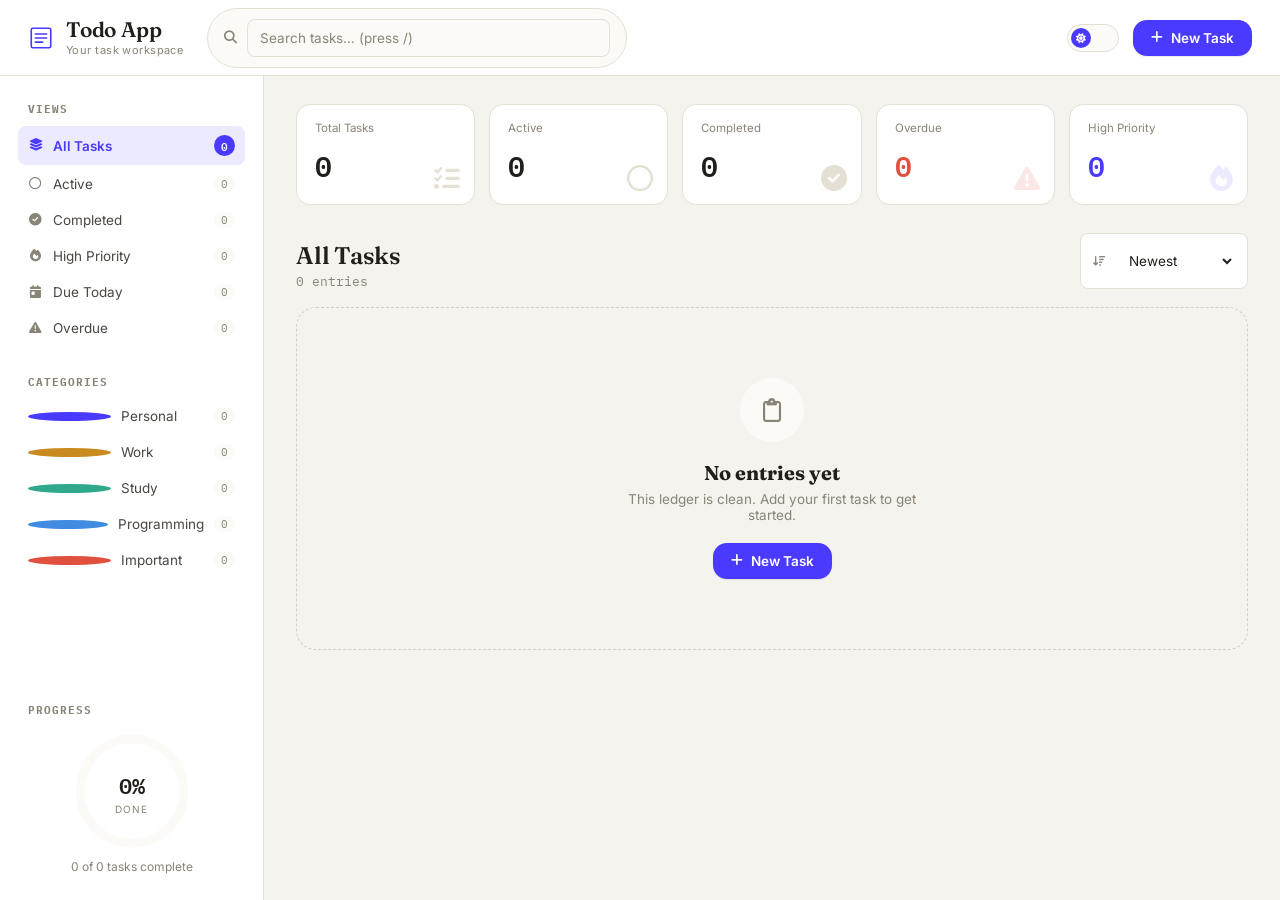
<file: index.html>
<!DOCTYPE html>
<html lang="en" data-theme="light">
<head>
<meta charset="UTF-8" />
<meta name="viewport" content="width=device-width, initial-scale=1.0" />
<title>Todo App-JS</title>
<meta name="description" content="A professional, animated task management workspace." />

<!-- Fonts: Fraunces (display/serif), Inter (body/sans), IBM Plex Mono (data/mono) -->
<link rel="preconnect" href="https://fonts.googleapis.com">
<link rel="preconnect" href="https://fonts.gstatic.com" crossorigin>
<link href="https://fonts.googleapis.com/css2?family=Fraunces:ital,opsz,wght@0,9..144,400;0,9..144,500;0,9..144,600;0,9..144,700;1,9..144,500&family=Inter:wght@400;500;600;700&family=IBM+Plex+Mono:wght@400;500;600&display=swap" rel="stylesheet">

<!-- Icons -->
<link rel="stylesheet" href="https://cdnjs.cloudflare.com/ajax/libs/font-awesome/6.5.1/css/all.min.css">
<link rel="stylesheet" href="todo-app/css/style.css" />
</head>
<body>

<!-- ============ LOADING SCREEN ============ -->
<div class="load-screen" id="loadScreen" aria-hidden="true">
  <div class="load-mark">
    <span class="load-tick"></span>
    <span class="load-tick"></span>
    <span class="load-tick"></span>
  </div>
  <p class="load-label">Opening todo app…</p>
</div>

<!-- ============ TOAST CONTAINER ============ -->
<div class="toast-stack" id="toastStack" aria-live="polite" aria-atomic="true"></div>

<div class="app-shell">

  <!-- ============ HEADER ============ -->
  <header class="app-header">
    <div class="brand">
      <span class="brand-mark" aria-hidden="true">
        <svg viewBox="0 0 32 32" width="26" height="26"><path d="M6 4h20a2 2 0 0 1 2 2v20a2 2 0 0 1-2 2H6a2 2 0 0 1-2-2V6a2 2 0 0 1 2-2Z" fill="none" stroke="currentColor" stroke-width="2"/><path d="M9 11h14M9 16h14M9 21h9" stroke="currentColor" stroke-width="2" stroke-linecap="round"/></svg>
      </span>
      <div class="brand-text">
        <h1>Todo App</h1>
        <p>Your task workspace</p>
      </div>
    </div>

    <div class="header-search">
      <i class="fa-solid fa-magnifying-glass" aria-hidden="true"></i>
      <input type="text" id="searchInput" placeholder="Search tasks… (press /)" aria-label="Search tasks" autocomplete="off" />
      <button class="search-clear" id="searchClear" type="button" aria-label="Clear search" hidden><i class="fa-solid fa-xmark"></i></button>
    </div>

    <div class="header-actions">
      <button class="theme-toggle" id="themeToggle" type="button" aria-label="Toggle dark mode" aria-pressed="false">
        <span class="theme-toggle-track">
          <span class="theme-toggle-thumb">
            <i class="fa-solid fa-sun" id="iconSun"></i>
            <i class="fa-solid fa-moon" id="iconMoon"></i>
          </span>
        </span>
      </button>
      <button class="btn btn-primary" id="openAddTask" type="button">
        <i class="fa-solid fa-plus"></i>
        <span>New Task</span>
      </button>
    </div>
  </header>

  <div class="app-body">

    <!-- ============ SIDEBAR ============ -->
    <aside class="sidebar" id="sidebar">
      <nav class="filter-group" aria-label="Task filters">
        <h2 class="sidebar-title">Views</h2>
        <ul class="filter-list" id="filterList">
          <li><button class="filter-item is-active" data-filter="all"><i class="fa-solid fa-layer-group"></i><span>All Tasks</span><em class="count" data-count="all">0</em></button></li>
          <li><button class="filter-item" data-filter="active"><i class="fa-regular fa-circle"></i><span>Active</span><em class="count" data-count="active">0</em></button></li>
          <li><button class="filter-item" data-filter="completed"><i class="fa-solid fa-circle-check"></i><span>Completed</span><em class="count" data-count="completed">0</em></button></li>
          <li><button class="filter-item" data-filter="high"><i class="fa-solid fa-fire"></i><span>High Priority</span><em class="count" data-count="high">0</em></button></li>
          <li><button class="filter-item" data-filter="today"><i class="fa-solid fa-calendar-day"></i><span>Due Today</span><em class="count" data-count="today">0</em></button></li>
          <li><button class="filter-item" data-filter="overdue"><i class="fa-solid fa-triangle-exclamation"></i><span>Overdue</span><em class="count" data-count="overdue">0</em></button></li>
        </ul>
      </nav>

      <nav class="filter-group" aria-label="Category filters">
        <h2 class="sidebar-title">Categories</h2>
        <ul class="filter-list" id="categoryList"></ul>
      </nav>

      <div class="sidebar-progress">
        <h2 class="sidebar-title">Progress</h2>
        <div class="ring-wrap">
          <svg viewBox="0 0 120 120" class="ring" width="120" height="120">
            <circle cx="60" cy="60" r="52" class="ring-track" />
            <circle cx="60" cy="60" r="52" class="ring-fill" id="ringFill" />
          </svg>
          <div class="ring-center">
            <span class="ring-value" id="ringValue">0%</span>
            <span class="ring-label">done</span>
          </div>
        </div>
        <p class="progress-caption" id="progressCaption">0 of 0 tasks complete</p>
      </div>
    </aside>

    <!-- ============ MAIN ============ -->
    <main class="main" id="mainContent">

      <!-- Stats strip -->
      <section class="stats-strip" aria-label="Task statistics">
        <div class="stat-card" data-stat="total">
          <span class="stat-label">Total Tasks</span>
          <span class="stat-value" data-value="total">0</span>
          <i class="fa-solid fa-list-check stat-icon" aria-hidden="true"></i>
        </div>
        <div class="stat-card" data-stat="active">
          <span class="stat-label">Active</span>
          <span class="stat-value" data-value="active">0</span>
          <i class="fa-regular fa-circle stat-icon" aria-hidden="true"></i>
        </div>
        <div class="stat-card" data-stat="completed">
          <span class="stat-label">Completed</span>
          <span class="stat-value" data-value="completed">0</span>
          <i class="fa-solid fa-circle-check stat-icon" aria-hidden="true"></i>
        </div>
        <div class="stat-card is-warn" data-stat="overdue">
          <span class="stat-label">Overdue</span>
          <span class="stat-value" data-value="overdue">0</span>
          <i class="fa-solid fa-triangle-exclamation stat-icon" aria-hidden="true"></i>
        </div>
        <div class="stat-card is-accent" data-stat="highPriority">
          <span class="stat-label">High Priority</span>
          <span class="stat-value" data-value="highPriority">0</span>
          <i class="fa-solid fa-fire stat-icon" aria-hidden="true"></i>
        </div>
      </section>

      <!-- Toolbar -->
      <section class="toolbar">
        <div class="toolbar-left">
          <h2 class="view-title" id="viewTitle">All Tasks</h2>
          <span class="view-subtitle" id="viewSubtitle">0 entries</span>
        </div>
        <div class="toolbar-right">
          <label class="sort-control">
            <i class="fa-solid fa-arrow-down-wide-short"></i>
            <select id="sortSelect" aria-label="Sort tasks">
              <option value="newest">Newest</option>
              <option value="oldest">Oldest</option>
              <option value="priority">Priority</option>
              <option value="dueDate">Due Date</option>
              <option value="alphabetical">Alphabetical</option>
            </select>
          </label>
        </div>
      </section>

      <!-- Task list -->
      <section class="task-list" id="taskList" aria-live="polite"></section>

      <!-- Empty state -->
      <section class="empty-state" id="emptyState" hidden>
        <div class="empty-illustration" aria-hidden="true">
          <i class="fa-regular fa-clipboard"></i>
        </div>
        <h3 id="emptyTitle">No entries yet</h3>
        <p id="emptyText">This ledger is clean. Add your first task to get started.</p>
        <button class="btn btn-primary" id="emptyAddTask" type="button">
          <i class="fa-solid fa-plus"></i><span>New Task</span>
        </button>
      </section>

    </main>
  </div>
</div>

<!-- Mobile filter toggle -->
<button class="mobile-filter-btn" id="mobileFilterBtn" type="button" aria-label="Open filters">
  <i class="fa-solid fa-sliders"></i>
</button>

<!-- ============ TASK MODAL (create / view / edit) ============ -->
<div class="modal-overlay" id="taskModalOverlay" hidden>
  <div class="modal task-modal" role="dialog" aria-modal="true" aria-labelledby="taskModalTitle">
    <header class="modal-header">
      <h2 id="taskModalTitle">New Task</h2>
      <button class="icon-btn" id="closeTaskModal" type="button" aria-label="Close"><i class="fa-solid fa-xmark"></i></button>
    </header>

    <form class="task-form" id="taskForm" novalidate>
      <input type="hidden" id="taskId" />

      <div class="form-row">
        <label for="taskTitle">Title <span class="req">*</span></label>
        <input type="text" id="taskTitle" maxlength="120" placeholder="What needs to be done?" required />
        <span class="field-error" id="titleError" role="alert"></span>
      </div>

      <div class="form-row">
        <label for="taskDescription">Description</label>
        <textarea id="taskDescription" rows="3" maxlength="500" placeholder="Add more detail (optional)"></textarea>
      </div>

      <div class="form-grid">
        <div class="form-row">
          <label for="taskPriority">Priority</label>
          <div class="priority-select" id="prioritySelect" role="radiogroup" aria-label="Priority">
            <button type="button" class="priority-opt" data-priority="low" role="radio" aria-checked="false">Low</button>
            <button type="button" class="priority-opt" data-priority="medium" role="radio" aria-checked="false">Medium</button>
            <button type="button" class="priority-opt" data-priority="high" role="radio" aria-checked="false">High</button>
          </div>
        </div>

        <div class="form-row">
          <label for="taskCategory">Category</label>
          <select id="taskCategory"></select>
        </div>
      </div>

      <div class="form-grid">
        <div class="form-row">
          <label for="taskDueDate">Due date</label>
          <input type="date" id="taskDueDate" />
        </div>

        <div class="form-row">
          <label for="taskTagInput">Tags</label>
          <div class="tag-input" id="tagInput">
            <div class="tag-chips" id="tagChips"></div>
            <input type="text" id="taskTagInput" placeholder="Type and press Enter" />
          </div>
        </div>
      </div>

      <div class="form-meta" id="formMeta" hidden>
        <span id="metaCreated"></span>
        <span id="metaStatus"></span>
      </div>

      <footer class="modal-footer">
        <button type="button" class="btn btn-ghost" id="cancelTaskForm">Close</button>
        <button type="button" class="btn btn-primary" id="editFromView" hidden>
          <i class="fa-regular fa-pen-to-square"></i><span>Edit Task</span>
        </button>
        <button type="submit" class="btn btn-primary" id="submitTaskForm">
          <i class="fa-solid fa-check"></i><span>Save Task</span>
        </button>
      </footer>
    </form>
  </div>
</div>

<!-- ============ CONFIRM DIALOG ============ -->
<div class="modal-overlay" id="confirmOverlay" hidden>
  <div class="modal confirm-modal" role="alertdialog" aria-modal="true" aria-labelledby="confirmTitle" aria-describedby="confirmText">
    <div class="confirm-icon" aria-hidden="true"><i class="fa-solid fa-trash-can"></i></div>
    <h2 id="confirmTitle">Delete this task?</h2>
    <p id="confirmText">This action can't be undone.</p>
    <div class="confirm-actions">
      <button class="btn btn-ghost" id="confirmCancel" type="button">Cancel</button>
      <button class="btn btn-danger" id="confirmAccept" type="button">Delete</button>
    </div>
  </div>
</div>

<script src="todo-app/js/utils.js"></script>
<script src="todo-app/js/storage.js"></script>
<script src="todo-app/js/tasks.js"></script>
<script src="todo-app/js/ui.js"></script>
<script src="todo-app/js/app.js"></script>
</body>
</html>
</file>
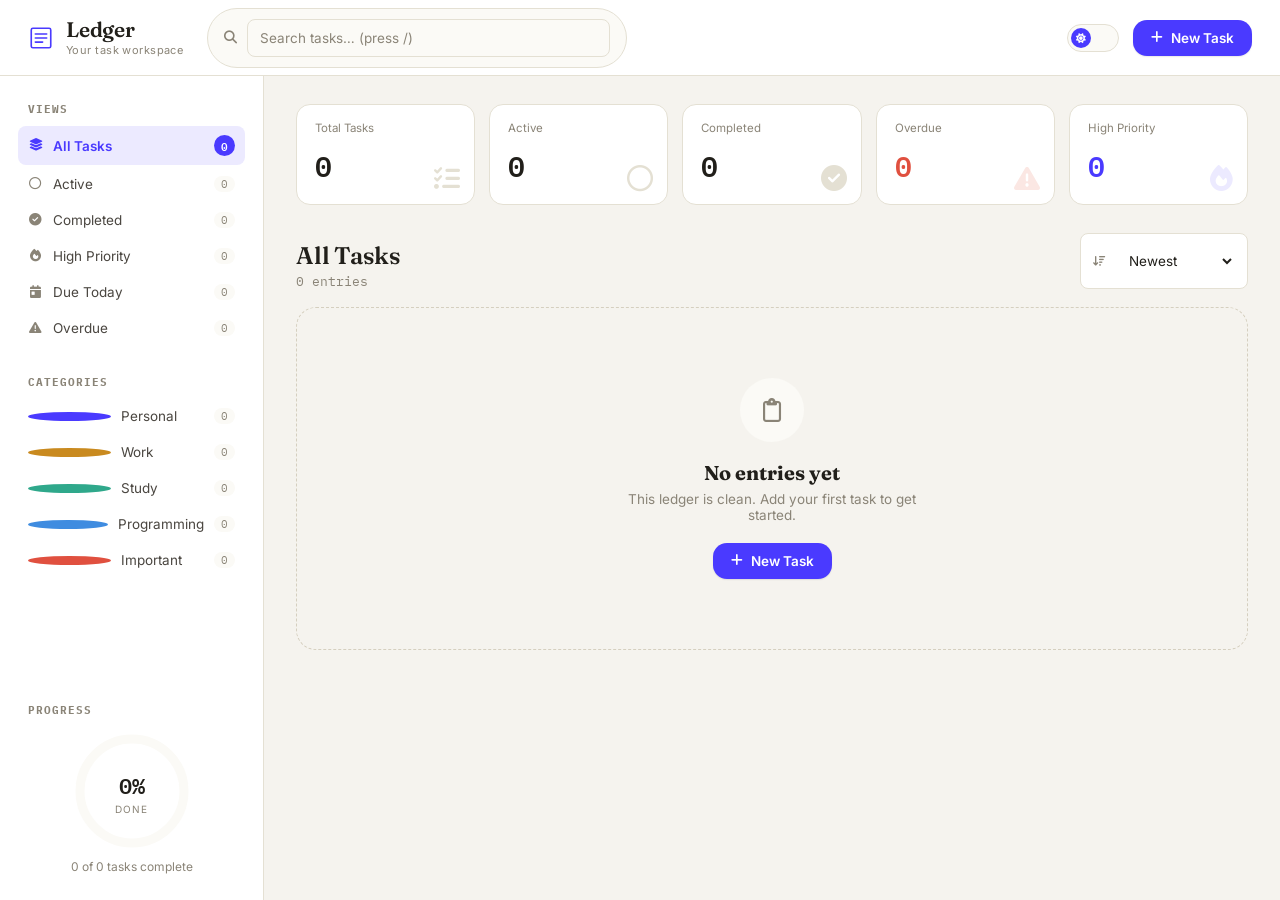
<file: todo-app/index.html>
<!DOCTYPE html>
<html lang="en" data-theme="light">
<head>
<meta charset="UTF-8" />
<meta name="viewport" content="width=device-width, initial-scale=1.0" />
<title>Ledger — Task Workspace</title>
<meta name="description" content="A professional, animated task management workspace." />

<!-- Fonts: Fraunces (display/serif), Inter (body/sans), IBM Plex Mono (data/mono) -->
<link rel="preconnect" href="https://fonts.googleapis.com">
<link rel="preconnect" href="https://fonts.gstatic.com" crossorigin>
<link href="https://fonts.googleapis.com/css2?family=Fraunces:ital,opsz,wght@0,9..144,400;0,9..144,500;0,9..144,600;0,9..144,700;1,9..144,500&family=Inter:wght@400;500;600;700&family=IBM+Plex+Mono:wght@400;500;600&display=swap" rel="stylesheet">

<!-- Icons -->
<link rel="stylesheet" href="https://cdnjs.cloudflare.com/ajax/libs/font-awesome/6.5.1/css/all.min.css">

<link rel="stylesheet" href="css/style.css" />
</head>
<body>

<!-- ============ LOADING SCREEN ============ -->
<div class="load-screen" id="loadScreen" aria-hidden="true">
  <div class="load-mark">
    <span class="load-tick"></span>
    <span class="load-tick"></span>
    <span class="load-tick"></span>
  </div>
  <p class="load-label">Opening ledger…</p>
</div>

<!-- ============ TOAST CONTAINER ============ -->
<div class="toast-stack" id="toastStack" aria-live="polite" aria-atomic="true"></div>

<div class="app-shell">

  <!-- ============ HEADER ============ -->
  <header class="app-header">
    <div class="brand">
      <span class="brand-mark" aria-hidden="true">
        <svg viewBox="0 0 32 32" width="26" height="26"><path d="M6 4h20a2 2 0 0 1 2 2v20a2 2 0 0 1-2 2H6a2 2 0 0 1-2-2V6a2 2 0 0 1 2-2Z" fill="none" stroke="currentColor" stroke-width="2"/><path d="M9 11h14M9 16h14M9 21h9" stroke="currentColor" stroke-width="2" stroke-linecap="round"/></svg>
      </span>
      <div class="brand-text">
        <h1>Ledger</h1>
        <p>Your task workspace</p>
      </div>
    </div>

    <div class="header-search">
      <i class="fa-solid fa-magnifying-glass" aria-hidden="true"></i>
      <input type="text" id="searchInput" placeholder="Search tasks… (press /)" aria-label="Search tasks" autocomplete="off" />
      <button class="search-clear" id="searchClear" type="button" aria-label="Clear search" hidden><i class="fa-solid fa-xmark"></i></button>
    </div>

    <div class="header-actions">
      <button class="theme-toggle" id="themeToggle" type="button" aria-label="Toggle dark mode" aria-pressed="false">
        <span class="theme-toggle-track">
          <span class="theme-toggle-thumb">
            <i class="fa-solid fa-sun" id="iconSun"></i>
            <i class="fa-solid fa-moon" id="iconMoon"></i>
          </span>
        </span>
      </button>
      <button class="btn btn-primary" id="openAddTask" type="button">
        <i class="fa-solid fa-plus"></i>
        <span>New Task</span>
      </button>
    </div>
  </header>

  <div class="app-body">

    <!-- ============ SIDEBAR ============ -->
    <aside class="sidebar" id="sidebar">
      <nav class="filter-group" aria-label="Task filters">
        <h2 class="sidebar-title">Views</h2>
        <ul class="filter-list" id="filterList">
          <li><button class="filter-item is-active" data-filter="all"><i class="fa-solid fa-layer-group"></i><span>All Tasks</span><em class="count" data-count="all">0</em></button></li>
          <li><button class="filter-item" data-filter="active"><i class="fa-regular fa-circle"></i><span>Active</span><em class="count" data-count="active">0</em></button></li>
          <li><button class="filter-item" data-filter="completed"><i class="fa-solid fa-circle-check"></i><span>Completed</span><em class="count" data-count="completed">0</em></button></li>
          <li><button class="filter-item" data-filter="high"><i class="fa-solid fa-fire"></i><span>High Priority</span><em class="count" data-count="high">0</em></button></li>
          <li><button class="filter-item" data-filter="today"><i class="fa-solid fa-calendar-day"></i><span>Due Today</span><em class="count" data-count="today">0</em></button></li>
          <li><button class="filter-item" data-filter="overdue"><i class="fa-solid fa-triangle-exclamation"></i><span>Overdue</span><em class="count" data-count="overdue">0</em></button></li>
        </ul>
      </nav>

      <nav class="filter-group" aria-label="Category filters">
        <h2 class="sidebar-title">Categories</h2>
        <ul class="filter-list" id="categoryList"></ul>
      </nav>

      <div class="sidebar-progress">
        <h2 class="sidebar-title">Progress</h2>
        <div class="ring-wrap">
          <svg viewBox="0 0 120 120" class="ring" width="120" height="120">
            <circle cx="60" cy="60" r="52" class="ring-track" />
            <circle cx="60" cy="60" r="52" class="ring-fill" id="ringFill" />
          </svg>
          <div class="ring-center">
            <span class="ring-value" id="ringValue">0%</span>
            <span class="ring-label">done</span>
          </div>
        </div>
        <p class="progress-caption" id="progressCaption">0 of 0 tasks complete</p>
      </div>
    </aside>

    <!-- ============ MAIN ============ -->
    <main class="main" id="mainContent">

      <!-- Stats strip -->
      <section class="stats-strip" aria-label="Task statistics">
        <div class="stat-card" data-stat="total">
          <span class="stat-label">Total Tasks</span>
          <span class="stat-value" data-value="total">0</span>
          <i class="fa-solid fa-list-check stat-icon" aria-hidden="true"></i>
        </div>
        <div class="stat-card" data-stat="active">
          <span class="stat-label">Active</span>
          <span class="stat-value" data-value="active">0</span>
          <i class="fa-regular fa-circle stat-icon" aria-hidden="true"></i>
        </div>
        <div class="stat-card" data-stat="completed">
          <span class="stat-label">Completed</span>
          <span class="stat-value" data-value="completed">0</span>
          <i class="fa-solid fa-circle-check stat-icon" aria-hidden="true"></i>
        </div>
        <div class="stat-card is-warn" data-stat="overdue">
          <span class="stat-label">Overdue</span>
          <span class="stat-value" data-value="overdue">0</span>
          <i class="fa-solid fa-triangle-exclamation stat-icon" aria-hidden="true"></i>
        </div>
        <div class="stat-card is-accent" data-stat="highPriority">
          <span class="stat-label">High Priority</span>
          <span class="stat-value" data-value="highPriority">0</span>
          <i class="fa-solid fa-fire stat-icon" aria-hidden="true"></i>
        </div>
      </section>

      <!-- Toolbar -->
      <section class="toolbar">
        <div class="toolbar-left">
          <h2 class="view-title" id="viewTitle">All Tasks</h2>
          <span class="view-subtitle" id="viewSubtitle">0 entries</span>
        </div>
        <div class="toolbar-right">
          <label class="sort-control">
            <i class="fa-solid fa-arrow-down-wide-short"></i>
            <select id="sortSelect" aria-label="Sort tasks">
              <option value="newest">Newest</option>
              <option value="oldest">Oldest</option>
              <option value="priority">Priority</option>
              <option value="dueDate">Due Date</option>
              <option value="alphabetical">Alphabetical</option>
            </select>
          </label>
        </div>
      </section>

      <!-- Task list -->
      <section class="task-list" id="taskList" aria-live="polite"></section>

      <!-- Empty state -->
      <section class="empty-state" id="emptyState" hidden>
        <div class="empty-illustration" aria-hidden="true">
          <i class="fa-regular fa-clipboard"></i>
        </div>
        <h3 id="emptyTitle">No entries yet</h3>
        <p id="emptyText">This ledger is clean. Add your first task to get started.</p>
        <button class="btn btn-primary" id="emptyAddTask" type="button">
          <i class="fa-solid fa-plus"></i><span>New Task</span>
        </button>
      </section>

    </main>
  </div>
</div>

<!-- Mobile filter toggle -->
<button class="mobile-filter-btn" id="mobileFilterBtn" type="button" aria-label="Open filters">
  <i class="fa-solid fa-sliders"></i>
</button>

<!-- ============ TASK MODAL (create / view / edit) ============ -->
<div class="modal-overlay" id="taskModalOverlay" hidden>
  <div class="modal task-modal" role="dialog" aria-modal="true" aria-labelledby="taskModalTitle">
    <header class="modal-header">
      <h2 id="taskModalTitle">New Task</h2>
      <button class="icon-btn" id="closeTaskModal" type="button" aria-label="Close"><i class="fa-solid fa-xmark"></i></button>
    </header>

    <form class="task-form" id="taskForm" novalidate>
      <input type="hidden" id="taskId" />

      <div class="form-row">
        <label for="taskTitle">Title <span class="req">*</span></label>
        <input type="text" id="taskTitle" maxlength="120" placeholder="What needs to be done?" required />
        <span class="field-error" id="titleError" role="alert"></span>
      </div>

      <div class="form-row">
        <label for="taskDescription">Description</label>
        <textarea id="taskDescription" rows="3" maxlength="500" placeholder="Add more detail (optional)"></textarea>
      </div>

      <div class="form-grid">
        <div class="form-row">
          <label for="taskPriority">Priority</label>
          <div class="priority-select" id="prioritySelect" role="radiogroup" aria-label="Priority">
            <button type="button" class="priority-opt" data-priority="low" role="radio" aria-checked="false">Low</button>
            <button type="button" class="priority-opt" data-priority="medium" role="radio" aria-checked="false">Medium</button>
            <button type="button" class="priority-opt" data-priority="high" role="radio" aria-checked="false">High</button>
          </div>
        </div>

        <div class="form-row">
          <label for="taskCategory">Category</label>
          <select id="taskCategory"></select>
        </div>
      </div>

      <div class="form-grid">
        <div class="form-row">
          <label for="taskDueDate">Due date</label>
          <input type="date" id="taskDueDate" />
        </div>

        <div class="form-row">
          <label for="taskTagInput">Tags</label>
          <div class="tag-input" id="tagInput">
            <div class="tag-chips" id="tagChips"></div>
            <input type="text" id="taskTagInput" placeholder="Type and press Enter" />
          </div>
        </div>
      </div>

      <div class="form-meta" id="formMeta" hidden>
        <span id="metaCreated"></span>
        <span id="metaStatus"></span>
      </div>

      <footer class="modal-footer">
        <button type="button" class="btn btn-ghost" id="cancelTaskForm">Close</button>
        <button type="button" class="btn btn-primary" id="editFromView" hidden>
          <i class="fa-regular fa-pen-to-square"></i><span>Edit Task</span>
        </button>
        <button type="submit" class="btn btn-primary" id="submitTaskForm">
          <i class="fa-solid fa-check"></i><span>Save Task</span>
        </button>
      </footer>
    </form>
  </div>
</div>

<!-- ============ CONFIRM DIALOG ============ -->
<div class="modal-overlay" id="confirmOverlay" hidden>
  <div class="modal confirm-modal" role="alertdialog" aria-modal="true" aria-labelledby="confirmTitle" aria-describedby="confirmText">
    <div class="confirm-icon" aria-hidden="true"><i class="fa-solid fa-trash-can"></i></div>
    <h2 id="confirmTitle">Delete this task?</h2>
    <p id="confirmText">This action can't be undone.</p>
    <div class="confirm-actions">
      <button class="btn btn-ghost" id="confirmCancel" type="button">Cancel</button>
      <button class="btn btn-danger" id="confirmAccept" type="button">Delete</button>
    </div>
  </div>
</div>

<script src="js/utils.js"></script>
<script src="js/storage.js"></script>
<script src="js/tasks.js"></script>
<script src="js/ui.js"></script>
<script src="js/app.js"></script>
</body>
</html>
</file>
<file: todo-app/css/style.css>
/* ==========================================================================
   LEDGER — Task Workspace
   Design tokens, layout, components, and animation system.
   ========================================================================== */

/* ---------- 1. TOKENS ---------- */
:root {
  /* Palette — light */
  --bg: #F5F3EE;
  --surface: #FFFFFF;
  --surface-2: #FBFAF6;
  --ink: #211F1A;
  --ink-soft: #4A4640;
  --muted: #8A8477;
  --border: #E4E0D3;
  --border-strong: #D5CFBF;

  --accent: #4A3AFF;
  --accent-ink: #FFFFFF;
  --accent-soft: #ECEAFF;

  --priority-low: #2FA88B;
  --priority-low-soft: #E4F5F0;
  --priority-medium: #C98A1F;
  --priority-medium-soft: #FAF0DC;
  --priority-high: #E0503F;
  --priority-high-soft: #FBE7E3;

  --success: #2FA88B;
  --danger: #E0503F;
  --danger-soft: #FBE7E3;

  --shadow-sm: 0 1px 2px rgba(33, 31, 26, 0.06), 0 1px 1px rgba(33, 31, 26, 0.04);
  --shadow-md: 0 6px 16px rgba(33, 31, 26, 0.08), 0 2px 6px rgba(33, 31, 26, 0.05);
  --shadow-lg: 0 20px 48px rgba(33, 31, 26, 0.16), 0 6px 16px rgba(33, 31, 26, 0.08);

  --font-display: 'Fraunces', ui-serif, Georgia, serif;
  --font-body: 'Inter', -apple-system, BlinkMacSystemFont, 'Segoe UI', sans-serif;
  --font-mono: 'IBM Plex Mono', ui-monospace, SFMono-Regular, Menlo, monospace;

  --radius-sm: 8px;
  --radius-md: 14px;
  --radius-lg: 20px;
  --radius-pill: 999px;

  --ease-out: cubic-bezier(0.16, 1, 0.3, 1);
  --ease-spring: cubic-bezier(0.34, 1.56, 0.64, 1);
  --dur-fast: 150ms;
  --dur-med: 280ms;
  --dur-slow: 460ms;

  --sidebar-w: 264px;
  --header-h: 76px;
}

[data-theme="dark"] {
  --bg: #131219;
  --surface: #1C1B24;
  --surface-2: #221F2B;
  --ink: #EDEAE2;
  --ink-soft: #C7C3D6;
  --muted: #8B87A0;
  --border: #322F3D;
  --border-strong: #3E3B4C;

  --accent: #8577FF;
  --accent-ink: #14131C;
  --accent-soft: #2A2650;

  --priority-low: #3FC0A0;
  --priority-low-soft: #1B3630;
  --priority-medium: #E0AC4C;
  --priority-medium-soft: #3A2E17;
  --priority-high: #F17966;
  --priority-high-soft: #3B241F;

  --success: #3FC0A0;
  --danger: #F17966;
  --danger-soft: #3B241F;

  --shadow-sm: 0 1px 2px rgba(0, 0, 0, 0.3);
  --shadow-md: 0 8px 20px rgba(0, 0, 0, 0.35);
  --shadow-lg: 0 24px 56px rgba(0, 0, 0, 0.5);
}

/* ---------- 2. RESET ---------- */
* { box-sizing: border-box; margin: 0; padding: 0; }
html { color-scheme: light; }
html[data-theme="dark"] { color-scheme: dark; }

body {
  font-family: var(--font-body);
  background: var(--bg);
  color: var(--ink);
  -webkit-font-smoothing: antialiased;
  transition: background var(--dur-med) var(--ease-out), color var(--dur-med) var(--ease-out);
  min-height: 100vh;
}

button, input, select, textarea { font-family: inherit; color: inherit; }
button { cursor: pointer; background: none; border: none; }
ul { list-style: none; }
a { color: inherit; }

::selection { background: var(--accent); color: var(--accent-ink); }

:focus-visible {
  outline: 2px solid var(--accent);
  outline-offset: 2px;
  border-radius: 4px;
}

@media (prefers-reduced-motion: reduce) {
  *, *::before, *::after {
    animation-duration: 0.001ms !important;
    animation-iteration-count: 1 !important;
    transition-duration: 0.001ms !important;
    scroll-behavior: auto !important;
  }
}

/* ---------- 3. LOAD SCREEN ---------- */
.load-screen {
  position: fixed;
  inset: 0;
  z-index: 999;
  display: flex;
  flex-direction: column;
  align-items: center;
  justify-content: center;
  gap: 18px;
  background: var(--bg);
  transition: opacity var(--dur-slow) var(--ease-out), visibility var(--dur-slow);
}
.load-screen.is-hidden { opacity: 0; visibility: hidden; pointer-events: none; }
.load-mark { display: flex; gap: 6px; }
.load-tick {
  width: 10px; height: 10px; border-radius: 3px;
  background: var(--accent);
  animation: tick-bounce 1.1s ease-in-out infinite;
}
.load-tick:nth-child(2) { animation-delay: 0.12s; }
.load-tick:nth-child(3) { animation-delay: 0.24s; }
@keyframes tick-bounce {
  0%, 80%, 100% { transform: translateY(0); opacity: 0.5; }
  40% { transform: translateY(-10px); opacity: 1; }
}
.load-label {
  font-family: var(--font-mono);
  font-size: 12px;
  letter-spacing: 0.08em;
  text-transform: uppercase;
  color: var(--muted);
}

/* ---------- 4. APP SHELL ---------- */
.app-shell {
  opacity: 0;
  transform: translateY(6px);
  animation: shell-in var(--dur-slow) var(--ease-out) 200ms forwards;
}
@keyframes shell-in { to { opacity: 1; transform: translateY(0); } }

.app-header {
  height: var(--header-h);
  display: flex;
  align-items: center;
  gap: 24px;
  padding: 0 28px;
  border-bottom: 1px solid var(--border);
  background: var(--surface);
  position: sticky;
  top: 0;
  z-index: 40;
}

.brand { display: flex; align-items: center; gap: 12px; }
.brand-mark {
  display: flex; align-items: center; justify-content: center;
  color: var(--accent);
}
.brand-text h1 {
  font-family: var(--font-display);
  font-size: 21px;
  font-weight: 600;
  line-height: 1;
  letter-spacing: -0.01em;
}
.brand-text p {
  font-size: 11px;
  color: var(--muted);
  letter-spacing: 0.04em;
  margin-top: 3px;
}

.header-search {
  flex: 1;
  max-width: 420px;
  display: flex;
  align-items: center;
  gap: 10px;
  background: var(--surface-2);
  border: 1px solid var(--border);
  border-radius: var(--radius-pill);
  padding: 10px 16px;
  transition: border-color var(--dur-fast) var(--ease-out), box-shadow var(--dur-fast) var(--ease-out);
}
.header-search:focus-within {
  border-color: var(--accent);
  box-shadow: 0 0 0 4px var(--accent-soft);
}
.header-search i { color: var(--muted); font-size: 13px; }
.header-search input {
  flex: 1; border: none; background: transparent; font-size: 14px; outline: none;
}
.header-search input::placeholder { color: var(--muted); }
.search-clear { color: var(--muted); font-size: 12px; padding: 2px; border-radius: 50%; }
.search-clear:hover { color: var(--ink); }

.header-actions { display: flex; align-items: center; gap: 14px; margin-left: auto; }

/* Theme toggle */
.theme-toggle-track {
  display: flex; align-items: center;
  width: 52px; height: 28px;
  background: var(--surface-2);
  border: 1px solid var(--border);
  border-radius: var(--radius-pill);
  padding: 3px;
  transition: background var(--dur-med) var(--ease-out);
}
.theme-toggle-thumb {
  width: 20px; height: 20px;
  border-radius: 50%;
  background: var(--accent);
  display: flex; align-items: center; justify-content: center;
  color: var(--accent-ink);
  font-size: 10px;
  transform: translateX(0);
  transition: transform var(--dur-med) var(--ease-spring);
  position: relative;
}
[data-theme="dark"] .theme-toggle-thumb { transform: translateX(24px); }
.theme-toggle-thumb i { position: absolute; transition: opacity var(--dur-fast) ease; }
.theme-toggle-thumb #iconMoon { opacity: 0; }
[data-theme="dark"] .theme-toggle-thumb #iconSun { opacity: 0; }
[data-theme="dark"] .theme-toggle-thumb #iconMoon { opacity: 1; }

/* Buttons */
.btn {
  display: inline-flex; align-items: center; gap: 8px;
  padding: 10px 18px;
  font-size: 13.5px;
  font-weight: 600;
  border-radius: var(--radius-md);
  transition: transform var(--dur-fast) var(--ease-out), box-shadow var(--dur-fast) var(--ease-out), background var(--dur-fast) var(--ease-out);
  white-space: nowrap;
}
.btn:active { transform: scale(0.96); }
.btn-primary {
  background: var(--accent);
  color: var(--accent-ink);
  box-shadow: var(--shadow-sm);
}
.btn-primary:hover { box-shadow: var(--shadow-md); transform: translateY(-1px); }
.btn-ghost {
  background: var(--surface-2);
  border: 1px solid var(--border);
  color: var(--ink);
}
.btn-ghost:hover { border-color: var(--border-strong); background: var(--surface); }
.btn-danger { background: var(--danger); color: #fff; }
.btn-danger:hover { filter: brightness(1.06); }

.icon-btn {
  width: 34px; height: 34px;
  display: flex; align-items: center; justify-content: center;
  border-radius: 50%;
  color: var(--muted);
  transition: background var(--dur-fast) ease, color var(--dur-fast) ease;
}
.icon-btn:hover { background: var(--surface-2); color: var(--ink); }

/* ---------- 5. BODY LAYOUT ---------- */
.app-body {
  display: grid;
  grid-template-columns: var(--sidebar-w) 1fr;
  min-height: calc(100vh - var(--header-h));
}

/* Sidebar */
.sidebar {
  border-right: 1px solid var(--border);
  padding: 26px 18px;
  display: flex;
  flex-direction: column;
  gap: 30px;
  background: var(--surface);
}
.sidebar-title {
  font-family: var(--font-mono);
  font-size: 10.5px;
  letter-spacing: 0.1em;
  text-transform: uppercase;
  color: var(--muted);
  padding: 0 10px 10px;
}
.filter-list { display: flex; flex-direction: column; gap: 2px; }
.filter-item {
  width: 100%;
  display: flex; align-items: center; gap: 10px;
  padding: 9px 10px;
  border-radius: var(--radius-sm);
  font-size: 13.5px;
  color: var(--ink-soft);
  transition: background var(--dur-fast) ease, color var(--dur-fast) ease, transform var(--dur-fast) ease;
  text-align: left;
}
.filter-item i { width: 15px; text-align: center; font-size: 12.5px; color: var(--muted); }
.filter-item span { flex: 1; }
.filter-item .count {
  font-family: var(--font-mono);
  font-size: 11px;
  font-style: normal;
  color: var(--muted);
  background: var(--surface-2);
  border-radius: var(--radius-pill);
  padding: 1px 7px;
  min-width: 20px;
  text-align: center;
}
.filter-item:hover { background: var(--surface-2); color: var(--ink); }
.filter-item.is-active { background: var(--accent-soft); color: var(--accent); font-weight: 600; }
.filter-item.is-active i { color: var(--accent); }
.filter-item.is-active .count { background: var(--accent); color: var(--accent-ink); }
.filter-item .cat-dot { width: 9px; height: 9px; border-radius: 50%; flex-shrink: 0; }

/* Sidebar progress ring */
.sidebar-progress { margin-top: auto; }
.ring-wrap { position: relative; width: 120px; height: 120px; margin: 4px auto; }
.ring { transform: rotate(-90deg); }
.ring-track { fill: none; stroke: var(--surface-2); stroke-width: 9; }
.ring-fill {
  fill: none;
  stroke: var(--accent);
  stroke-width: 9;
  stroke-linecap: round;
  stroke-dasharray: 326.7;
  stroke-dashoffset: 326.7;
  transition: stroke-dashoffset var(--dur-slow) var(--ease-out);
}
.ring-center {
  position: absolute; inset: 0;
  display: flex; flex-direction: column; align-items: center; justify-content: center;
}
.ring-value { font-family: var(--font-mono); font-size: 22px; font-weight: 600; }
.ring-label { font-size: 10px; color: var(--muted); text-transform: uppercase; letter-spacing: 0.08em; }
.progress-caption { text-align: center; font-size: 12px; color: var(--muted); margin-top: 8px; }

/* Main */
.main { padding: 28px 32px 60px; max-width: 1180px; }

/* Stats strip */
.stats-strip {
  display: grid;
  grid-template-columns: repeat(5, 1fr);
  gap: 14px;
  margin-bottom: 28px;
}
.stat-card {
  position: relative;
  background: var(--surface);
  border: 1px solid var(--border);
  border-radius: var(--radius-md);
  padding: 16px 18px;
  overflow: hidden;
  transition: transform var(--dur-fast) var(--ease-out), box-shadow var(--dur-fast) var(--ease-out), border-color var(--dur-fast) ease;
  animation: card-rise var(--dur-med) var(--ease-out) both;
}
.stats-strip .stat-card:nth-child(1) { animation-delay: 40ms; }
.stats-strip .stat-card:nth-child(2) { animation-delay: 80ms; }
.stats-strip .stat-card:nth-child(3) { animation-delay: 120ms; }
.stats-strip .stat-card:nth-child(4) { animation-delay: 160ms; }
.stats-strip .stat-card:nth-child(5) { animation-delay: 200ms; }
@keyframes card-rise { from { opacity: 0; transform: translateY(10px); } to { opacity: 1; transform: translateY(0); } }
.stat-card:hover { transform: translateY(-2px); box-shadow: var(--shadow-md); border-color: var(--border-strong); }
.stat-label {
  display: block; font-size: 11.5px; color: var(--muted); margin-bottom: 8px;
}
.stat-value {
  display: block;
  font-family: var(--font-mono);
  font-size: 28px;
  font-weight: 600;
  font-variant-numeric: tabular-nums;
}
.stat-icon { position: absolute; right: 14px; bottom: 12px; font-size: 26px; color: var(--border); }
.stat-card.is-warn .stat-value { color: var(--danger); }
.stat-card.is-warn .stat-icon { color: var(--priority-high-soft); }
.stat-card.is-accent .stat-value { color: var(--accent); }
.stat-card.is-accent .stat-icon { color: var(--accent-soft); }
.stat-card.pulse { animation: stat-pulse 420ms var(--ease-out); }
@keyframes stat-pulse { 0% { transform: scale(1); } 40% { transform: scale(1.035); } 100% { transform: scale(1); } }

/* Toolbar */
.toolbar {
  display: flex; align-items: flex-end; justify-content: space-between;
  margin-bottom: 18px;
  gap: 16px;
  flex-wrap: wrap;
}
.view-title { font-family: var(--font-display); font-size: 24px; font-weight: 600; letter-spacing: -0.01em; }
.view-subtitle { display: block; font-size: 12.5px; color: var(--muted); margin-top: 3px; font-family: var(--font-mono); }
.sort-control {
  display: flex; align-items: center; gap: 8px;
  background: var(--surface);
  border: 1px solid var(--border);
  border-radius: var(--radius-sm);
  padding: 8px 12px;
  font-size: 13px;
  color: var(--ink-soft);
}
.sort-control i { font-size: 11px; color: var(--muted); }
.sort-control select { border: none; background: transparent; outline: none; cursor: pointer; }

/* ---------- 6. TASK LIST / CARDS ---------- */
.task-list { display: flex; flex-direction: column; gap: 10px; }

.task-card {
  position: relative;
  display: flex;
  align-items: flex-start;
  gap: 14px;
  background: var(--surface);
  border: 1px solid var(--border);
  border-radius: var(--radius-md);
  padding: 16px 18px 16px 20px;
  cursor: pointer;
  animation: task-in var(--dur-med) var(--ease-out) both;
  transition: box-shadow var(--dur-fast) var(--ease-out), border-color var(--dur-fast) ease, transform var(--dur-fast) ease;
}
@keyframes task-in { from { opacity: 0; transform: translateY(8px) scale(0.99); } to { opacity: 1; transform: translateY(0) scale(1); } }
.task-card::before {
  content: '';
  position: absolute; left: 0; top: 10px; bottom: 10px;
  width: 4px; border-radius: var(--radius-pill);
  background: var(--priority-color, var(--border-strong));
}
.task-card[data-priority="low"] { --priority-color: var(--priority-low); }
.task-card[data-priority="medium"] { --priority-color: var(--priority-medium); }
.task-card[data-priority="high"] { --priority-color: var(--priority-high); }
.task-card:hover { box-shadow: var(--shadow-md); border-color: var(--border-strong); transform: translateY(-1px); }
.task-card.is-removing { animation: task-out 320ms var(--ease-out) forwards; }
@keyframes task-out { to { opacity: 0; transform: translateX(24px) scale(0.97); height: 0; margin: 0; padding-top: 0; padding-bottom: 0; } }
.task-card.is-completed { background: var(--surface-2); }
.task-card.is-completed .task-title { color: var(--muted); text-decoration: line-through; text-decoration-thickness: 1.5px; }

.task-check {
  flex-shrink: 0;
  width: 22px; height: 22px;
  border-radius: 50%;
  border: 2px solid var(--border-strong);
  margin-top: 2px;
  display: flex; align-items: center; justify-content: center;
  transition: background var(--dur-fast) var(--ease-spring), border-color var(--dur-fast) ease, transform var(--dur-fast) var(--ease-spring);
  color: transparent;
  font-size: 11px;
}
.task-check:hover { border-color: var(--success); transform: scale(1.08); }
.task-card.is-completed .task-check {
  background: var(--success); border-color: var(--success); color: #fff;
}

.task-body { flex: 1; min-width: 0; }
.task-title-row { display: flex; align-items: center; gap: 10px; flex-wrap: wrap; }
.task-title { font-size: 15px; font-weight: 600; word-break: break-word; }
.task-desc {
  font-size: 13px; color: var(--muted); margin-top: 4px;
  display: -webkit-box; -webkit-line-clamp: 1; -webkit-box-orient: vertical; overflow: hidden;
}
.task-meta { display: flex; align-items: center; gap: 8px; flex-wrap: wrap; margin-top: 10px; }

.pill {
  display: inline-flex; align-items: center; gap: 5px;
  font-size: 11px; font-weight: 600;
  padding: 3px 9px;
  border-radius: var(--radius-pill);
  font-family: var(--font-mono);
  letter-spacing: 0.01em;
}
.pill-priority-low { background: var(--priority-low-soft); color: var(--priority-low); }
.pill-priority-medium { background: var(--priority-medium-soft); color: var(--priority-medium); }
.pill-priority-high { background: var(--priority-high-soft); color: var(--priority-high); }
.pill-category { background: var(--surface-2); color: var(--ink-soft); border: 1px solid var(--border); }
.pill-due { background: var(--surface-2); color: var(--muted); }
.pill-due.is-overdue { background: var(--danger-soft); color: var(--danger); }
.pill-due.is-today { background: var(--accent-soft); color: var(--accent); }
.pill-tag { background: transparent; border: 1px dashed var(--border-strong); color: var(--muted); }

.task-actions { display: flex; align-items: center; gap: 4px; flex-shrink: 0; }
.task-actions .icon-btn { width: 30px; height: 30px; font-size: 12.5px; opacity: 0; transform: translateX(4px); transition: opacity var(--dur-fast) ease, transform var(--dur-fast) ease, background var(--dur-fast) ease; }
.task-card:hover .task-actions .icon-btn,
.task-card:focus-within .task-actions .icon-btn { opacity: 1; transform: translateX(0); }
.task-actions .icon-btn.danger:hover { background: var(--danger-soft); color: var(--danger); }

/* ---------- 7. EMPTY STATE ---------- */
.empty-state {
  display: flex; flex-direction: column; align-items: center; justify-content: center;
  text-align: center;
  padding: 70px 20px;
  border: 1.5px dashed var(--border-strong);
  border-radius: var(--radius-lg);
  animation: card-rise var(--dur-med) var(--ease-out) both;
}
.empty-illustration {
  width: 64px; height: 64px;
  display: flex; align-items: center; justify-content: center;
  border-radius: 50%;
  background: var(--surface-2);
  color: var(--muted);
  font-size: 24px;
  margin-bottom: 18px;
  animation: float-y 3.2s ease-in-out infinite;
}
@keyframes float-y { 0%, 100% { transform: translateY(0); } 50% { transform: translateY(-6px); } }
.empty-state h3 { font-family: var(--font-display); font-size: 20px; margin-bottom: 6px; }
.empty-state p { color: var(--muted); font-size: 13.5px; margin-bottom: 20px; max-width: 320px; }

/* ---------- 8. MODALS ---------- */
.modal-overlay {
  position: fixed; inset: 0; z-index: 200;
  background: rgba(20, 18, 14, 0.44);
  backdrop-filter: blur(6px);
  display: flex; align-items: center; justify-content: center;
  padding: 20px;
  animation: overlay-in var(--dur-med) var(--ease-out);
}
[data-theme="dark"] .modal-overlay { background: rgba(0, 0, 0, 0.6); }
.modal-overlay[hidden] { display: none; }
.modal-overlay.is-closing { animation: overlay-out var(--dur-fast) var(--ease-out) forwards; }
@keyframes overlay-in { from { opacity: 0; } to { opacity: 1; } }
@keyframes overlay-out { to { opacity: 0; } }

.modal {
  background: var(--surface);
  border-radius: var(--radius-lg);
  box-shadow: var(--shadow-lg);
  width: 100%;
  border: 1px solid var(--border);
  animation: modal-in var(--dur-med) var(--ease-spring);
}
.modal-overlay.is-closing .modal { animation: modal-out var(--dur-fast) var(--ease-out) forwards; }
@keyframes modal-in { from { opacity: 0; transform: translateY(16px) scale(0.97); } to { opacity: 1; transform: translateY(0) scale(1); } }
@keyframes modal-out { to { opacity: 0; transform: translateY(10px) scale(0.98); } }

.task-modal { max-width: 560px; max-height: 88vh; overflow-y: auto; }
.modal-header {
  display: flex; align-items: center; justify-content: space-between;
  padding: 22px 24px 6px;
}
.modal-header h2 { font-family: var(--font-display); font-size: 20px; font-weight: 600; }

.task-form { padding: 16px 24px 24px; display: flex; flex-direction: column; gap: 16px; }
.form-row { display: flex; flex-direction: column; gap: 7px; }
.form-row label { font-size: 12.5px; font-weight: 600; color: var(--ink-soft); }
.req { color: var(--danger); }
.form-grid { display: grid; grid-template-columns: 1fr 1fr; gap: 16px; }

input[type="text"], input[type="date"], textarea, select {
  background: var(--surface-2);
  border: 1px solid var(--border);
  border-radius: var(--radius-sm);
  padding: 10px 12px;
  font-size: 13.5px;
  color: var(--ink);
  outline: none;
  transition: border-color var(--dur-fast) ease, box-shadow var(--dur-fast) ease;
  width: 100%;
}
textarea { resize: vertical; font-family: inherit; }
input:focus, textarea:focus, select:focus {
  border-color: var(--accent);
  box-shadow: 0 0 0 3px var(--accent-soft);
}
input.has-error { border-color: var(--danger); }
.field-error { font-size: 11.5px; color: var(--danger); min-height: 14px; }

.priority-select { display: flex; gap: 8px; }
.priority-opt {
  flex: 1;
  padding: 9px 0;
  text-align: center;
  border-radius: var(--radius-sm);
  border: 1.5px solid var(--border);
  font-size: 12.5px;
  font-weight: 600;
  color: var(--muted);
  transition: all var(--dur-fast) var(--ease-out);
}
.priority-opt[data-priority="low"].is-selected { background: var(--priority-low-soft); border-color: var(--priority-low); color: var(--priority-low); }
.priority-opt[data-priority="medium"].is-selected { background: var(--priority-medium-soft); border-color: var(--priority-medium); color: var(--priority-medium); }
.priority-opt[data-priority="high"].is-selected { background: var(--priority-high-soft); border-color: var(--priority-high); color: var(--priority-high); }
.priority-opt:hover { border-color: var(--border-strong); }

.tag-input {
  display: flex; flex-wrap: wrap; gap: 6px;
  background: var(--surface-2);
  border: 1px solid var(--border);
  border-radius: var(--radius-sm);
  padding: 8px 10px;
}
.tag-input:focus-within { border-color: var(--accent); box-shadow: 0 0 0 3px var(--accent-soft); }
.tag-input input { border: none; background: transparent; flex: 1; min-width: 90px; padding: 3px; }
.tag-input input:focus { box-shadow: none; }
.tag-chips { display: flex; flex-wrap: wrap; gap: 6px; }
.tag-chip {
  display: inline-flex; align-items: center; gap: 6px;
  background: var(--accent-soft); color: var(--accent);
  font-size: 11.5px; font-weight: 600;
  padding: 3px 8px 3px 10px;
  border-radius: var(--radius-pill);
  animation: chip-in var(--dur-fast) var(--ease-spring);
}
@keyframes chip-in { from { opacity: 0; transform: scale(0.7); } to { opacity: 1; transform: scale(1); } }
.tag-chip button { font-size: 10px; opacity: 0.7; }
.tag-chip button:hover { opacity: 1; }

.form-meta { display: flex; justify-content: space-between; font-size: 11.5px; color: var(--muted); font-family: var(--font-mono); }

.modal-footer { display: flex; justify-content: flex-end; gap: 10px; margin-top: 4px; }

/* Confirm modal */
.confirm-modal { max-width: 380px; padding: 30px 28px 26px; text-align: center; }
.confirm-icon {
  width: 52px; height: 52px; border-radius: 50%;
  background: var(--danger-soft); color: var(--danger);
  display: flex; align-items: center; justify-content: center;
  font-size: 19px; margin: 0 auto 16px;
}
.confirm-modal h2 { font-family: var(--font-display); font-size: 18px; margin-bottom: 6px; }
.confirm-modal p { font-size: 13px; color: var(--muted); margin-bottom: 22px; }
.confirm-actions { display: flex; justify-content: center; gap: 10px; }

/* ---------- 9. TOASTS ---------- */
.toast-stack {
  position: fixed; bottom: 24px; right: 24px; z-index: 300;
  display: flex; flex-direction: column; gap: 10px;
  align-items: flex-end;
}
.toast {
  display: flex; align-items: center; gap: 10px;
  background: var(--surface);
  border: 1px solid var(--border);
  box-shadow: var(--shadow-lg);
  border-radius: var(--radius-md);
  padding: 12px 16px;
  font-size: 13px;
  font-weight: 500;
  max-width: 320px;
  animation: toast-in var(--dur-med) var(--ease-spring);
}
.toast.is-leaving { animation: toast-out var(--dur-fast) var(--ease-out) forwards; }
@keyframes toast-in { from { opacity: 0; transform: translateX(40px) scale(0.95); } to { opacity: 1; transform: translateX(0) scale(1); } }
@keyframes toast-out { to { opacity: 0; transform: translateX(40px) scale(0.95); } }
.toast i { font-size: 15px; }
.toast.is-success i { color: var(--success); }
.toast.is-error i { color: var(--danger); }
.toast.is-info i { color: var(--accent); }

/* ---------- 10. MOBILE FILTER BUTTON ---------- */
.mobile-filter-btn {
  display: none;
  position: fixed; bottom: 22px; left: 22px; z-index: 60;
  width: 50px; height: 50px; border-radius: 50%;
  background: var(--surface); border: 1px solid var(--border);
  box-shadow: var(--shadow-md);
  align-items: center; justify-content: center;
  color: var(--ink);
}

/* ---------- 11. RESPONSIVE ---------- */
@media (max-width: 980px) {
  .stats-strip { grid-template-columns: repeat(3, 1fr); }
  .stats-strip .stat-card:nth-child(4), .stats-strip .stat-card:nth-child(5) { grid-column: span 1; }
}

@media (max-width: 860px) {
  .app-body { grid-template-columns: 1fr; }
  .sidebar {
    position: fixed; top: var(--header-h); left: 0; bottom: 0;
    width: 260px; z-index: 90;
    transform: translateX(-100%);
    transition: transform var(--dur-med) var(--ease-out);
    box-shadow: var(--shadow-lg);
    overflow-y: auto;
  }
  .sidebar.is-open { transform: translateX(0); }
  .mobile-filter-btn { display: flex; }
  .header-search { max-width: none; }
  .brand-text p { display: none; }
}

@media (max-width: 640px) {
  .app-header { padding: 0 16px; gap: 12px; }
  .header-actions .btn span { display: none; }
  .header-actions .btn { padding: 10px; }
  .main { padding: 20px 16px 80px; }
  .stats-strip { grid-template-columns: repeat(2, 1fr); gap: 10px; }
  .form-grid { grid-template-columns: 1fr; }
  .task-card { flex-wrap: wrap; }
  .task-actions { margin-left: auto; }
  .task-actions .icon-btn { opacity: 1; transform: none; }
  .toast-stack { left: 12px; right: 12px; bottom: 90px; align-items: stretch; }
  .toast { max-width: none; }
  .view-title { font-size: 20px; }
}

@media (max-width: 420px) {
  .brand-text h1 { font-size: 18px; }
}
</file>
